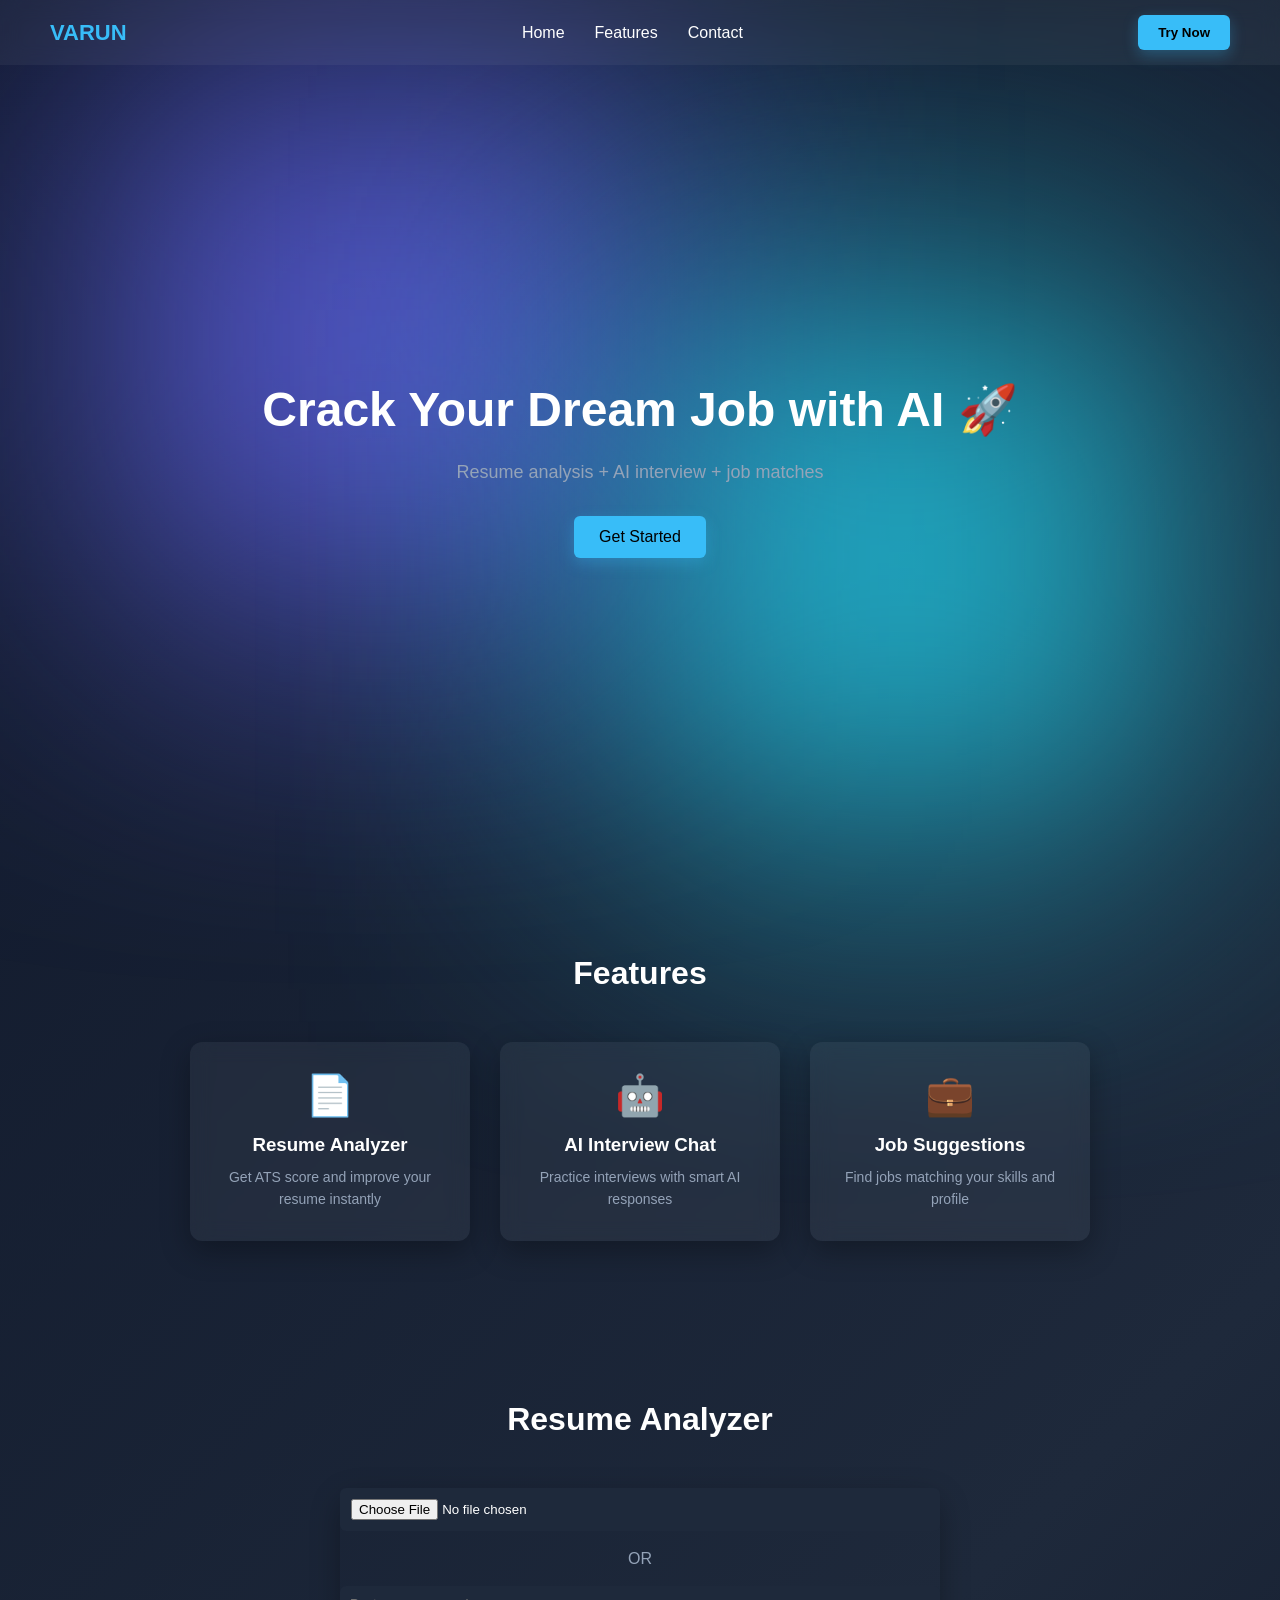
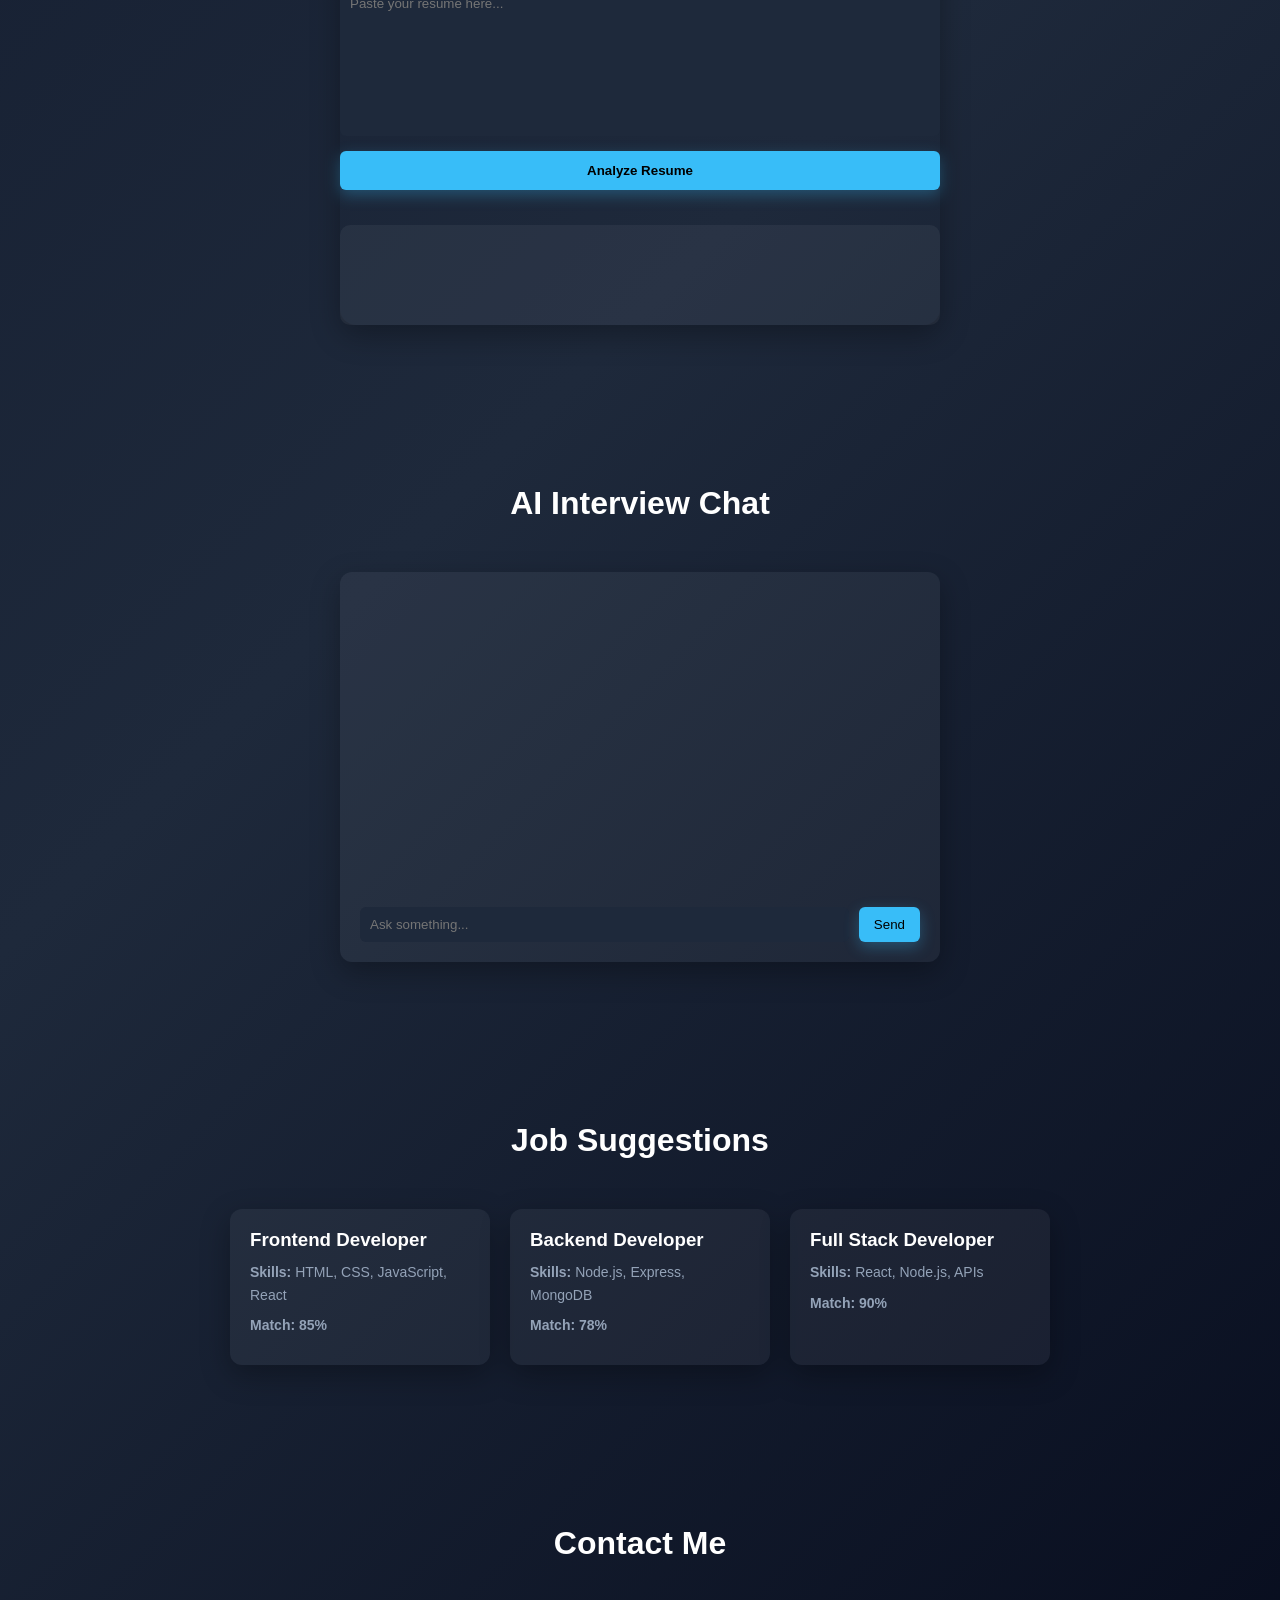
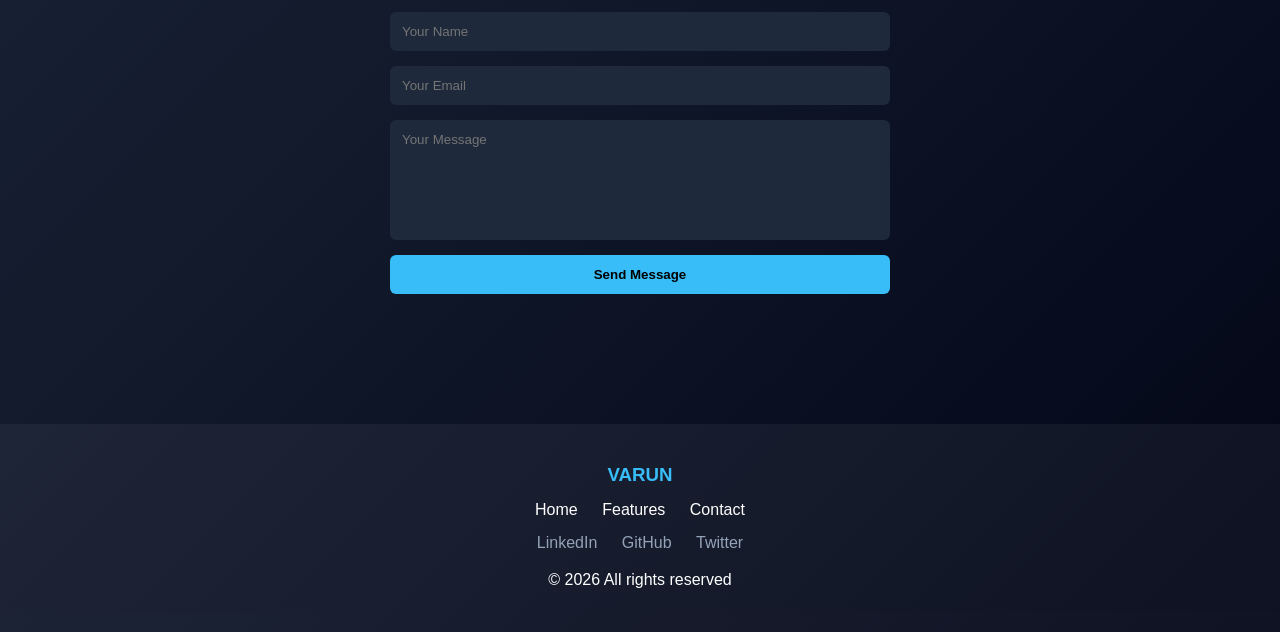
<file: index.html>
<!DOCTYPE html>
<html lang="en">

<head>
    <meta charset="UTF-8">
    <title>AI Job Prep Platform</title>

    <link rel="stylesheet" href="style.css">
</head>

<body>

    <!-- 🔥 NAVBAR -->
    <nav class="navbar">
        <div class="logo">VARUN</div>

        <ul class="nav-links">
            <li><a href="#">Home</a></li>
            <li><a href="#features">Features</a></li>
            <li><a href="#contact">Contact</a></li>
        </ul>

        <button class="cta-btn" onclick="scrollToMain()">Try Now</button>
    </nav>

    <!-- 🔥 HERO SECTION -->
    <section class="hero" id="hero">
        <div class="hero-content">
            <h1>Crack Your Dream Job with AI 🚀</h1>
            <p>Resume analysis + AI interview + job matches</p>
            <button class="hero-btn" onclick="scrollToMain()">Get Started</button>
        </div>
    </section>

    <!-- 🔥 FEATURES SECTION -->
    <section class="features" id="features">

        <h2 class="section-title">Features</h2>

        <div class="feature-container">

            <div class="card">
                <div class="icon">📄</div>
                <h3>Resume Analyzer</h3>
                <p>Get ATS score and improve your resume instantly</p>
            </div>

            <div class="card">
                <div class="icon">🤖</div>
                <h3>AI Interview Chat</h3>
                <p>Practice interviews with smart AI responses</p>
            </div>

            <div class="card">
                <div class="icon">💼</div>
                <h3>Job Suggestions</h3>
                <p>Find jobs matching your skills and profile</p>
            </div>

        </div>

    </section>

    <!-- 🔥 RESUME SECTION -->
    <section class="resume-section" id="resume">

        <h2 class="section-title">Resume Analyzer</h2>

        <div class="resume-box">

            <!-- Upload OR Text -->
            <input type="file" id="resumeFile" />
            <p class="or-text">OR</p>
            <textarea id="resumeText" placeholder="Paste your resume here..."></textarea>

            <button class="analyze-btn" onclick="analyzeResume()">Analyze Resume</button>

            <!-- Result Box -->
            <div id="resultBox" class="result-box">
                <!-- Results will appear here -->
            </div>

        </div>

    </section>


    <!-- 🔥 CHATBOT SECTION -->
    <section class="chat-section">

        <h2 class="section-title">AI Interview Chat</h2>

        <div class="chat-container">

            <!-- Messages -->
            <div id="chatBox" class="chat-box"></div>

            <!-- Input -->
            <div class="chat-input">
                <input type="text" id="userInput" placeholder="Ask something..." />
                <button onclick="sendMessage()">Send</button>
            </div>

        </div>

    </section>

    <!-- 🔥 JOB SECTION -->
    <section class="job-section">

        <h2 class="section-title">Job Suggestions</h2>

        <div id="jobContainer" class="job-container">
            <!-- Job cards will come here -->
        </div>
    </section>

    <!-- 🔥 CONTACT SECTION -->
    <section class="contact-section" id="contact">

        <h2 class="section-title">Contact Me</h2>

        <div class="contact-container">

            <input type="text" placeholder="Your Name" id="name" />
            <input type="email" placeholder="Your Email" id="email" />
            <textarea placeholder="Your Message" id="message"></textarea>

            <button onclick="sendMessageForm()">Send Message</button>

        </div>

    </section>

    <!-- 🔥 FOOTER -->
    <footer class="footer">

        <h3>VARUN</h3>

        <div class="footer-links">
            <a href="#">Home</a>
            <a href="#features">Features</a>
            <a href="#Contact">Contact</a>
        </div>

        <div class="socials">
            <a href="#">LinkedIn</a>
            <a href="#">GitHub</a>
            <a href="#">Twitter</a>
        </div>

        <p class="copyright">© 2026 All rights reserved</p>

    </footer>

    <script src="script1.js"></script>
</body>

</html>
</file>
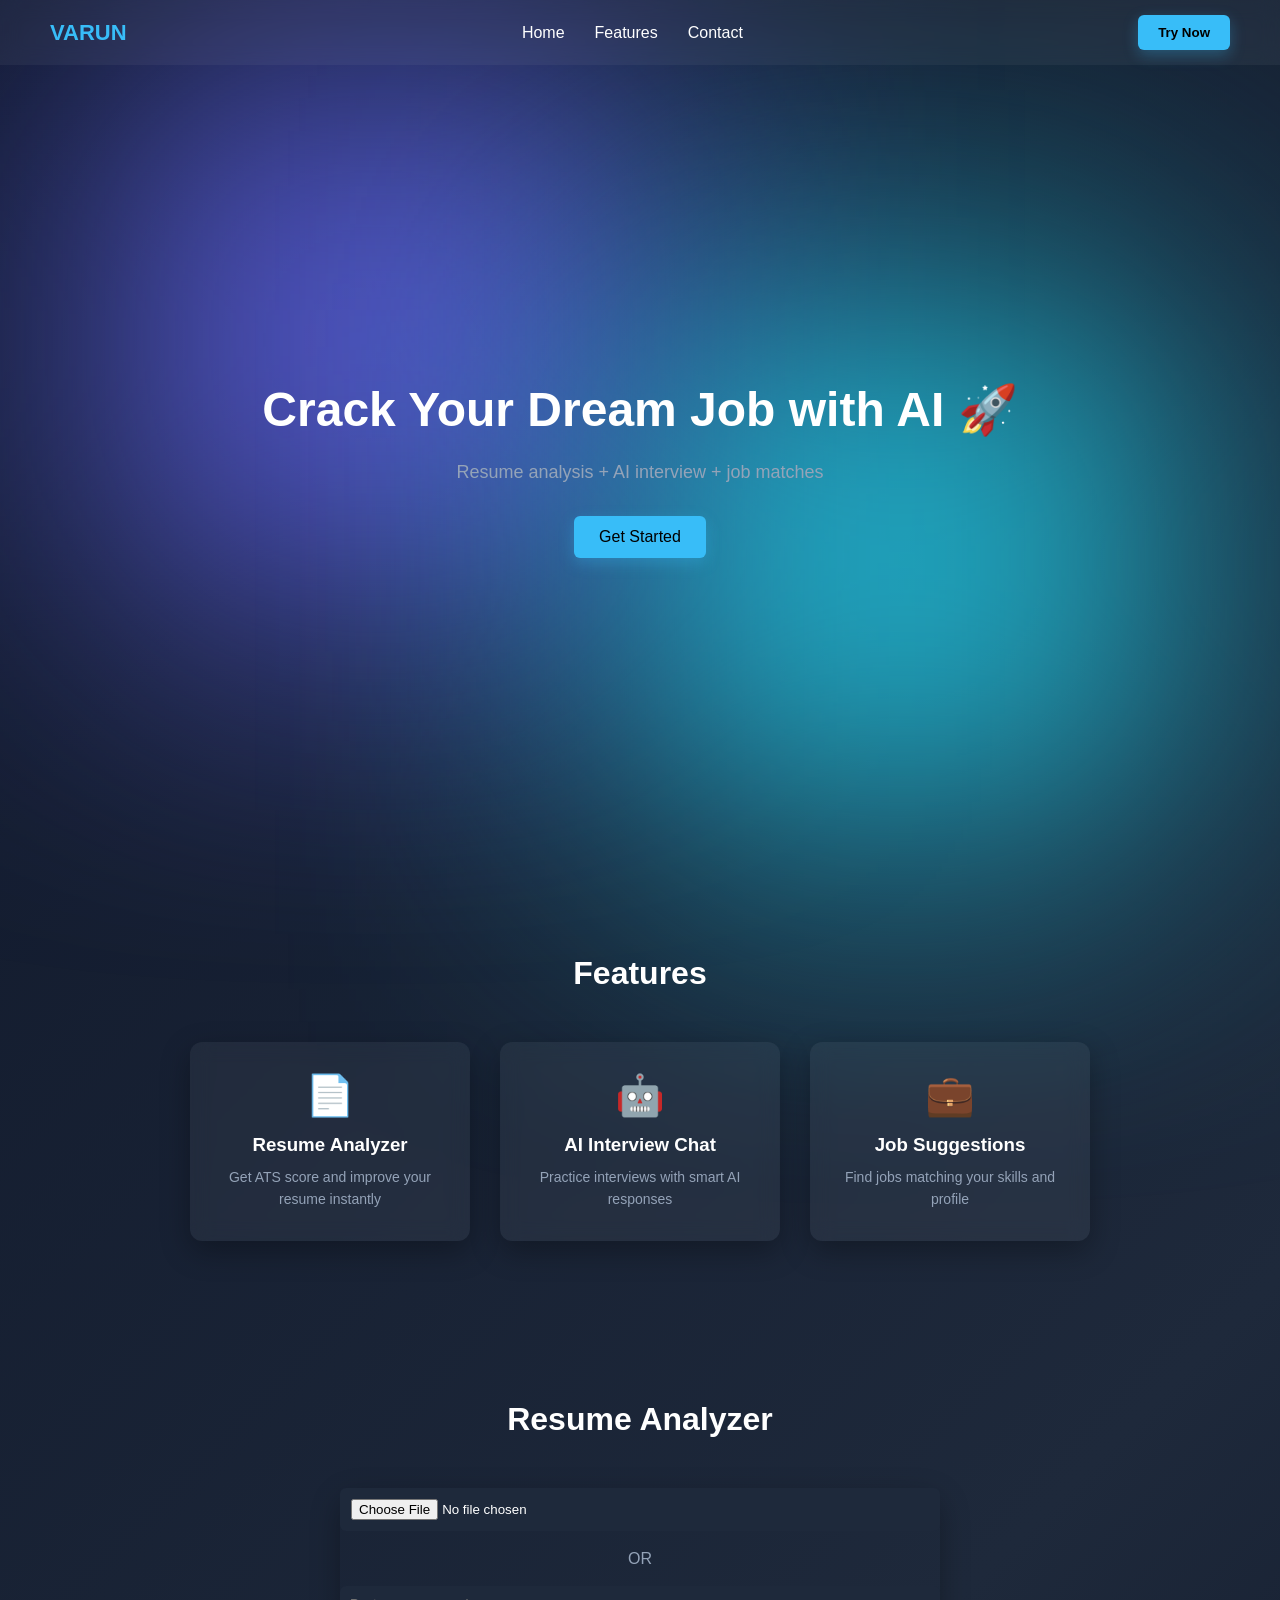
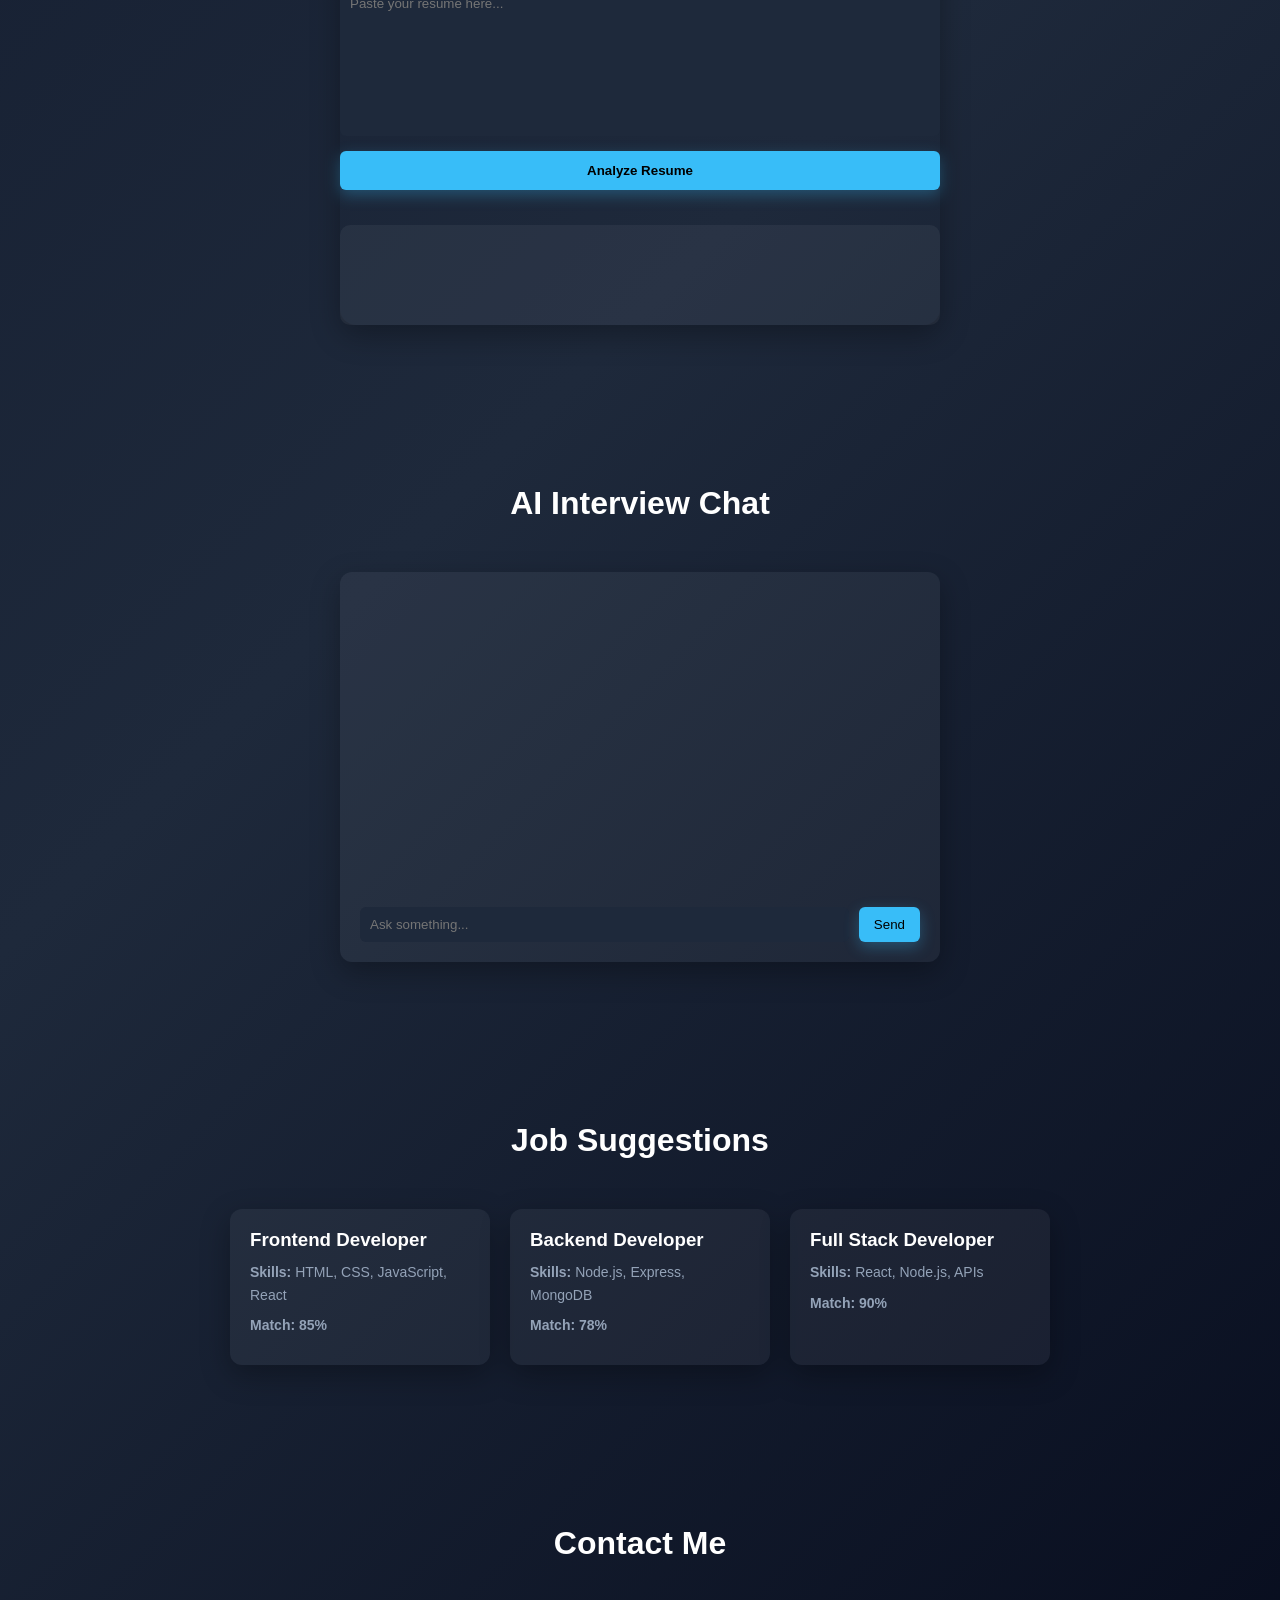
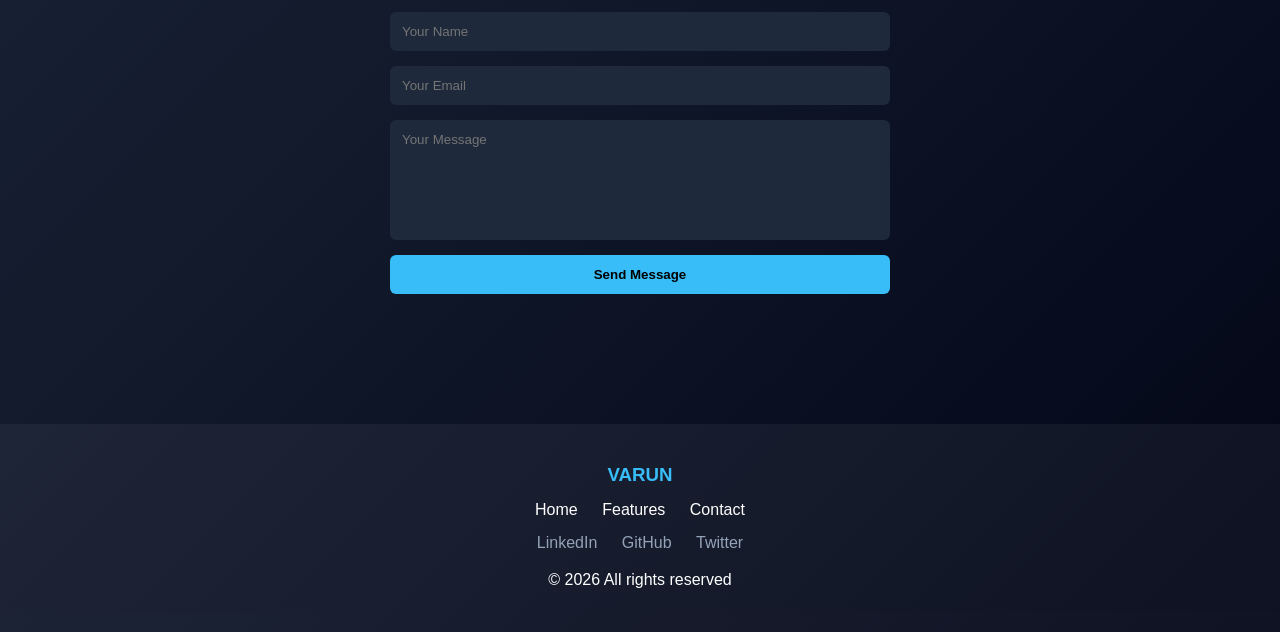
<file: index1.html>
<!DOCTYPE html>
<html lang="en">

<head>
    <meta charset="UTF-8">
    <title>AI Job Prep Platform</title>

    <link rel="stylesheet" href="style1.css">
</head>

<body>

    <!-- 🔥 NAVBAR -->
    <nav class="navbar">
        <div class="logo">VARUN</div>

        <ul class="nav-links">
            <li><a href="#">Home</a></li>
            <li><a href="#">Features</a></li>
            <li><a href="#">Contact</a></li>
        </ul>

        <button class="cta-btn" onclick="scrollToMain()">Try Now</button>
    </nav>

    <!-- 🔥 HERO SECTION -->
    <section class="hero">
        <div class="hero-content">
            <h1>Crack Your Dream Job with AI 🚀</h1>
            <p>Resume analysis + AI interview + job matches</p>
            <button class="hero-btn" onclick="scrollToMain()">Get Started</button>
        </div>
    </section>

    <!-- 🔥 FEATURES SECTION -->
    <section class="features">

        <h2 class="section-title">Features</h2>

        <div class="feature-container">

            <div class="card">
                <div class="icon">📄</div>
                <h3>Resume Analyzer</h3>
                <p>Get ATS score and improve your resume instantly</p>
            </div>

            <div class="card">
                <div class="icon">🤖</div>
                <h3>AI Interview Chat</h3>
                <p>Practice interviews with smart AI responses</p>
            </div>

            <div class="card">
                <div class="icon">💼</div>
                <h3>Job Suggestions</h3>
                <p>Find jobs matching your skills and profile</p>
            </div>

        </div>

    </section>

    <!-- 🔥 RESUME SECTION -->
    <section class="resume-section" id="resume">

        <h2 class="section-title">Resume Analyzer</h2>

        <div class="resume-box">

            <!-- Upload OR Text -->
            <input type="file" id="resumeFile" />
            <p class="or-text">OR</p>
            <textarea id="resumeText" placeholder="Paste your resume here..."></textarea>

            <button class="analyze-btn" onclick="analyzeResume()">Analyze Resume</button>

            <!-- Result Box -->
            <div id="resultBox" class="result-box">
                <!-- Results will appear here -->
            </div>

        </div>

    </section>


    <!-- 🔥 CHATBOT SECTION -->
    <section class="chat-section">

        <h2 class="section-title">AI Interview Chat</h2>

        <div class="chat-container">

            <!-- Messages -->
            <div id="chatBox" class="chat-box"></div>

            <!-- Input -->
            <div class="chat-input">
                <input type="text" id="userInput" placeholder="Ask something..." />
                <button onclick="sendMessage()">Send</button>
            </div>

        </div>

    </section>

    <!-- 🔥 JOB SECTION -->
    <section class="job-section">

        <h2 class="section-title">Job Suggestions</h2>

        <div id="jobContainer" class="job-container">
            <!-- Job cards will come here -->
        </div>
    </section>

    <!-- 🔥 CONTACT SECTION -->
    <section class="contact-section" id="contact">

        <h2 class="section-title">Contact Me</h2>

        <div class="contact-container">

            <input type="text" placeholder="Your Name" id="name" />
            <input type="email" placeholder="Your Email" id="email" />
            <textarea placeholder="Your Message" id="message"></textarea>

            <button onclick="sendMessageForm()">Send Message</button>

        </div>

    </section>

    <!-- 🔥 FOOTER -->
    <footer class="footer">

        <h3>VARUN</h3>

        <div class="footer-links">
            <a href="#">Home</a>
            <a href="#">Features</a>
            <a href="#">Contact</a>
        </div>

        <div class="socials">
            <a href="#">LinkedIn</a>
            <a href="#">GitHub</a>
            <a href="#">Twitter</a>
        </div>

        <p class="copyright">© 2026 All rights reserved</p>

    </footer>

    <script src="script1.js"></script>
</body>

</html>
</file>
<file: style.css>
* {
    margin: 0;
    padding: 0;
    box-sizing: border-box;
    font-family: Arial, sans-serif;
}

body {
  min-height: 100vh;
  color: white;
  background: linear-gradient(135deg, #0f172a, #1e293b, #020617);
  overflow-x: hidden;
}

/* Glow effect */
body::before {
  content: "";
  position: fixed;
  width: 500px;
  height: 500px;
  background: #6366f1;
  filter: blur(150px);
  top: 10%;
  left: 10%;
  z-index: -1;
}

body::after {
  content: "";
  position: fixed;
  width: 500px;
  height: 500px;
  background: #22d3ee;
  filter: blur(150px);
  bottom: 10%;
  right: 10%;
  z-index: -1;
}

.cursor-glow {
  position: fixed;
  width: 300px;
  height: 300px;
  background: radial-gradient(circle, rgba(99,102,241,0.4), transparent 60%);
  pointer-events: none;
  border-radius: 50%;
  transform: translate(-50%, -50%);
  z-index: -1;
}

/* ORBS (floating gradient blobs) */
.orb {
  position: fixed;
  width: 400px;
  height: 400px;
  border-radius: 50%;
  filter: blur(120px);
  z-index: -1;
  animation: float 10s infinite alternate ease-in-out;
}

.orb1 {
  background: #6366f1;
  top: 10%;
  left: 10%;
}

.orb2 {
  background: #22d3ee;
  bottom: 10%;
  right: 10%;
}

@keyframes float {
  0% { transform: translateY(0px); }
  100% { transform: translateY(40px); }
}


/* 🔥 THEME COLORS */
:root {
    --primary: #38bdf8;
    --bg-dark: #0f172a;
    --card-bg: rgba(255, 255, 255, 0.05);
    --text-light: #94a3b8;
}

/* Smooth scrolling */
html {
    scroll-behavior: smooth;
}

/* Better spacing */
section {
    padding: 80px 20px;
}

/* Card enhancement */
.card,
.job-card,
.resume-box,
.chat-container {
    box-shadow: 0 10px 30px rgba(0, 0, 0, 0.3);
    border-radius: 16px;
}

/* Hover smooth */
.card,
.job-card,
.cta-btn,
.hero-btn {
    transition: all 0.3s ease;
}

/* Glow effect on hover */
.card:hover,
.job-card:hover {
    box-shadow: 0 15px 40px rgba(56, 189, 248, 0.2);
}

/* Buttons better feel */
.cta-btn,
.hero-btn,
.analyze-btn,
.chat-input button {
    box-shadow: 0 5px 15px rgba(56, 189, 248, 0.3);
}

.cta-btn:hover,
.hero-btn:hover,
.analyze-btn:hover {
    transform: translateY(-2px) scale(1.03);
}

/* Inputs polish */
input,
textarea {
    border: 1px solid transparent;
    transition: 0.3s;
}

input:focus,
textarea:focus {
    border: 1px solid var(--primary);
}

/* Section title upgrade */
.section-title {
    font-size: 34px;
    font-weight: bold;
    margin-bottom: 40px;
}

/* Better paragraph readability */
p {
    line-height: 1.6;
}

/* 🔥 NAVBAR */
.navbar {
    display: flex;
    justify-content: space-between;
    align-items: center;
    padding: 15px 50px;
    background: rgba(255, 255, 255, 0.05);
    backdrop-filter: blur(10px);
    position: sticky;
    top: 0;
}

.logo {
    font-size: 22px;
    font-weight: bold;
    color: #38bdf8;
}

.nav-links {
    list-style: none;
    display: flex;
    gap: 30px;
}

.nav-links a {
    text-decoration: none;
    color: white;
    transition: 0.3s;
}

.nav-links a:hover {
    color: #38bdf8;
}

.cta-btn {
    padding: 10px 20px;
    border: none;
    background: #38bdf8;
    color: black;
    border-radius: 6px;
    cursor: pointer;
    font-weight: bold;
    transition: 0.3s;
}

.cta-btn:hover {
    background: #0ea5e9;
}

/* 🔥 HERO SECTION */
.hero {
    height: 90vh;
    display: flex;
    justify-content: center;
    align-items: center;
    text-align: center;
    padding: 0 20px;
}

.hero {
  animation: fadeIn 1s ease-in;
}

@keyframes fadeIn {
  from {
    opacity: 0;
    transform: translateY(20px);
  }
  to {
    opacity: 1;
    transform: translateY(0);
  }
}

.hero-content h1 {
    font-size: 48px;
    margin-bottom: 20px;
    
}

.hero-content p {
    font-size: 18px;
    color: #94a3b8;
    margin-bottom: 30px;
}

.hero-btn {
    padding: 12px 25px;
    border: none;
    background: #38bdf8;
    color: black;
    font-size: 16px;
    border-radius: 6px;
    cursor: pointer;
    transition: 0.3s;
}

.hero-btn:hover {
    background: #0ea5e9;
    transform: scale(1.05);
}

/* 🔥 FEATURES SECTION */
.features {
    padding: 80px 50px;
    text-align: center;
}

.section-title {
    font-size: 32px;
    margin-bottom: 50px;
}

.feature-container {
    display: flex;
    justify-content: center;
    gap: 30px;
    flex-wrap: wrap;
}

.card {
    background: rgba(255, 255, 255, 0.05);
    padding: 30px;
    width: 280px;
    border-radius: 12px;
    transition: 0.3s;
    backdrop-filter: blur(10px);
}

.card:hover {
    transform: translateY(-10px);
    background: rgba(56, 189, 248, 0.1);
}

.icon {
    font-size: 40px;
    margin-bottom: 15px;
}

.card h3 {
    margin-bottom: 10px;
}

.card p {
    color: #94a3b8;
    font-size: 14px;
}

/* 🔥 RESUME SECTION */
.resume-section {
    padding: 80px 20px;
    text-align: center;
}

.resume-box {
    max-width: 600px;
    margin: auto;
    display: flex;
    flex-direction: column;
    gap: 15px;
}

input[type="file"] {
    padding: 10px;
    background: #1e293b;
    border-radius: 6px;
    color: white;
}

.or-text {
    color: #94a3b8;
}

textarea {
    height: 150px;
    padding: 10px;
    border-radius: 6px;
    border: none;
    outline: none;
    resize: none;
    background: #1e293b;
    color: white;
}

.analyze-btn {
    padding: 12px;
    border: none;
    background: #38bdf8;
    color: black;
    border-radius: 6px;
    cursor: pointer;
    font-weight: bold;
    transition: 0.3s;
}

.analyze-btn:hover {
    background: #0ea5e9;
}

/* Result Box */
.result-box {
    margin-top: 20px;
    padding: 20px;
    background: rgba(255, 255, 255, 0.05);
    border-radius: 10px;
    min-height: 100px;
}

/* 🔥 CHAT SECTION */
.chat-section {
    padding: 80px 20px;
    text-align: center;
}

.chat-container {
    max-width: 600px;
    margin: auto;
    background: rgba(255, 255, 255, 0.05);
    border-radius: 12px;
    padding: 20px;
}

/* Chat Box */
.chat-box {
    height: 300px;
    overflow-y: auto;
    margin-bottom: 15px;
    display: flex;
    flex-direction: column;
    gap: 10px;
}

/* Messages */
.message {
    padding: 10px;
    border-radius: 8px;
    max-width: 70%;
}

.user {
    background: #38bdf8;
    color: black;
    align-self: flex-end;
}

.bot {
    background: #1e293b;
    align-self: flex-start;
}

/* Input */
.chat-input {
    display: flex;
    gap: 10px;
}

.chat-input input {
    flex: 1;
    padding: 10px;
    border-radius: 6px;
    border: none;
    outline: none;
    background: #1e293b;
    color: white;
}

.chat-input button {
    padding: 10px 15px;
    border: none;
    background: #38bdf8;
    color: black;
    border-radius: 6px;
    cursor: pointer;
}

/* 🔥 JOB SECTION */
.job-section {
    padding: 80px 20px;
    text-align: center;
}

.job-container {
    display: flex;
    justify-content: center;
    gap: 20px;
    flex-wrap: wrap;
}

/* Job Card */
.job-card {
    background: rgba(255, 255, 255, 0.05);
    padding: 20px;
    width: 260px;
    border-radius: 12px;
    text-align: left;
    transition: 0.3s;
}

.job-card:hover {
    transform: translateY(-8px);
    background: rgba(56, 189, 248, 0.1);
}

.job-card h3 {
    margin-bottom: 10px;
}

.job-card p {
    font-size: 14px;
    color: #94a3b8;
    margin-bottom: 8px;
}

.match {
    font-weight: bold;
    color: #38bdf8;
}

/* 🔥 CONTACT SECTION */
.contact-section {
  padding: 80px 20px;
  text-align: center;
}

.contact-container {
  max-width: 500px;
  margin: auto;
  display: flex;
  flex-direction: column;
  gap: 15px;
}

.contact-container input,
.contact-container textarea {
  padding: 12px;
  border-radius: 6px;
  border: none;
  outline: none;
  background: #1e293b;
  color: white;
}

.contact-container textarea {
  height: 120px;
  resize: none;
}

.contact-container button {
  padding: 12px;
  border: none;
  background: #38bdf8;
  color: black;
  border-radius: 6px;
  cursor: pointer;
  font-weight: bold;
  transition: 0.3s;
}

.contact-container button:hover {
  background: #0ea5e9;
}

/* 🔥 FOOTER */
.footer {
    padding: 40px 20px;
    text-align: center;
    background: rgba(255, 255, 255, 0.05);
    margin-top: 50px;
}

.footer h3 {
    margin-bottom: 15px;
    color: #38bdf8;
}

/* Links */
.footer-links {
    margin-bottom: 15px;
}

.footer-links a {
    margin: 0 10px;
    text-decoration: none;
    color: white;
    transition: 0.3s;
}

.footer-links a:hover {
    color: #38bdf8;
}

/* Socials */
.socials {
    margin-bottom: 15px;
}

.socials a {
    margin: 0 10px;
    text-decoration: none;
    color: #94a3b8;
}

/* =========================
   RESPONSIVE DESIGN
========================= */

/* TABLETS */
@media (max-width: 992px) {

  .navbar {
    padding: 15px 25px;
  }

  .nav-links {
    gap: 20px;
  }

  .hero-content h1 {
    font-size: 40px;
  }

  .features {
    padding: 60px 20px;
  }

  .feature-container,
  .job-container {
    gap: 20px;
  }

  .card,
  .job-card {
    width: 100%;
    max-width: 320px;
  }
}


/* MOBILE */
@media (max-width: 768px) {

  /* NAVBAR */
  .navbar {
    flex-direction: column;
    gap: 15px;
    padding: 15px;
    text-align: center;
  }

  .nav-links {
    flex-wrap: wrap;
    justify-content: center;
    gap: 15px;
  }

  .cta-btn {
    width: 100%;
    max-width: 250px;
  }

  /* HERO */
  .hero {
    height: auto;
    min-height: 80vh;
    padding: 100px 20px 60px;
  }

  .hero-content h1 {
    font-size: 34px;
    line-height: 1.2;
  }

  .hero-content p {
    font-size: 16px;
  }

  .hero-btn {
    width: 100%;
    max-width: 280px;
  }

  /* FEATURES */
  .features {
    padding: 50px 15px;
  }

  .section-title {
    font-size: 28px;
  }

  .feature-container {
    flex-direction: column;
    align-items: center;
  }

  .card {
    width: 100%;
    max-width: 350px;
  }

  /* RESUME */
  .resume-box {
    width: 100%;
  }

  textarea {
    height: 140px;
  }

  .analyze-btn {
    width: 100%;
  }

  /* CHAT */
  .chat-container {
    width: 100%;
  }

  .chat-box {
    height: 250px;
  }

  .chat-input {
    flex-direction: column;
  }

  .chat-input button {
    width: 100%;
  }

  .message {
    max-width: 90%;
  }

  /* JOBS */
  .job-container {
    flex-direction: column;
    align-items: center;
  }

  .job-card {
    width: 100%;
    max-width: 350px;
  }

  /* CONTACT */
  .contact-container {
    width: 100%;
  }

  .contact-container button {
    width: 100%;
  }

  /* FOOTER */
  .footer-links {
    display: flex;
    flex-wrap: wrap;
    justify-content: center;
    gap: 10px;
  }

  .socials {
    display: flex;
    flex-wrap: wrap;
    justify-content: center;
    gap: 10px;
  }

  /* GLOW EFFECTS */
  body::before,
  body::after {
    width: 250px;
    height: 250px;
    filter: blur(100px);
  }

  .orb {
    width: 220px;
    height: 220px;
    filter: blur(80px);
  }

  .cursor-glow {
    width: 150px;
    height: 150px;
  }
}


/* SMALL PHONES */
@media (max-width: 480px) {

  .logo {
    font-size: 18px;
  }

  .nav-links a {
    font-size: 14px;
  }

  .hero-content h1 {
    font-size: 28px;
  }

  .hero-content p {
    font-size: 14px;
  }

  .section-title {
    font-size: 24px;
  }

  .card,
  .job-card {
    padding: 20px;
  }

  .icon {
    font-size: 32px;
  }

  .chat-box {
    height: 220px;
  }

  .footer {
    padding: 30px 15px;
  }

  .footer h3 {
    font-size: 18px;
  }

  p {
    font-size: 14px;
  }
}


/* EXTRA SAFETY */
img,
video,
canvas,
iframe {
  max-width: 100%;
  height: auto;
}

input,
textarea,
button {
  max-width: 100%;
}

body {
  overflow-x: hidden;
}
</file>
<file: style1.css>
* {
    margin: 0;
    padding: 0;
    box-sizing: border-box;
    font-family: Arial, sans-serif;
}

body {
  min-height: 100vh;
  color: white;
  background: linear-gradient(135deg, #0f172a, #1e293b, #020617);
  overflow-x: hidden;
}

/* Glow effect */
body::before {
  content: "";
  position: fixed;
  width: 500px;
  height: 500px;
  background: #6366f1;
  filter: blur(150px);
  top: 10%;
  left: 10%;
  z-index: -1;
}

body::after {
  content: "";
  position: fixed;
  width: 500px;
  height: 500px;
  background: #22d3ee;
  filter: blur(150px);
  bottom: 10%;
  right: 10%;
  z-index: -1;
}

.cursor-glow {
  position: fixed;
  width: 300px;
  height: 300px;
  background: radial-gradient(circle, rgba(99,102,241,0.4), transparent 60%);
  pointer-events: none;
  border-radius: 50%;
  transform: translate(-50%, -50%);
  z-index: -1;
}

/* ORBS (floating gradient blobs) */
.orb {
  position: fixed;
  width: 400px;
  height: 400px;
  border-radius: 50%;
  filter: blur(120px);
  z-index: -1;
  animation: float 10s infinite alternate ease-in-out;
}

.orb1 {
  background: #6366f1;
  top: 10%;
  left: 10%;
}

.orb2 {
  background: #22d3ee;
  bottom: 10%;
  right: 10%;
}

@keyframes float {
  0% { transform: translateY(0px); }
  100% { transform: translateY(40px); }
}


/* 🔥 THEME COLORS */
:root {
    --primary: #38bdf8;
    --bg-dark: #0f172a;
    --card-bg: rgba(255, 255, 255, 0.05);
    --text-light: #94a3b8;
}

/* Smooth scrolling */
html {
    scroll-behavior: smooth;
}

/* Better spacing */
section {
    padding: 80px 20px;
}

/* Card enhancement */
.card,
.job-card,
.resume-box,
.chat-container {
    box-shadow: 0 10px 30px rgba(0, 0, 0, 0.3);
    border-radius: 16px;
}

/* Hover smooth */
.card,
.job-card,
.cta-btn,
.hero-btn {
    transition: all 0.3s ease;
}

/* Glow effect on hover */
.card:hover,
.job-card:hover {
    box-shadow: 0 15px 40px rgba(56, 189, 248, 0.2);
}

/* Buttons better feel */
.cta-btn,
.hero-btn,
.analyze-btn,
.chat-input button {
    box-shadow: 0 5px 15px rgba(56, 189, 248, 0.3);
}

.cta-btn:hover,
.hero-btn:hover,
.analyze-btn:hover {
    transform: translateY(-2px) scale(1.03);
}

/* Inputs polish */
input,
textarea {
    border: 1px solid transparent;
    transition: 0.3s;
}

input:focus,
textarea:focus {
    border: 1px solid var(--primary);
}

/* Section title upgrade */
.section-title {
    font-size: 34px;
    font-weight: bold;
    margin-bottom: 40px;
}

/* Better paragraph readability */
p {
    line-height: 1.6;
}

/* 🔥 NAVBAR */
.navbar {
    display: flex;
    justify-content: space-between;
    align-items: center;
    padding: 15px 50px;
    background: rgba(255, 255, 255, 0.05);
    backdrop-filter: blur(10px);
    position: sticky;
    top: 0;
}

.logo {
    font-size: 22px;
    font-weight: bold;
    color: #38bdf8;
}

.nav-links {
    list-style: none;
    display: flex;
    gap: 30px;
}

.nav-links a {
    text-decoration: none;
    color: white;
    transition: 0.3s;
}

.nav-links a:hover {
    color: #38bdf8;
}

.cta-btn {
    padding: 10px 20px;
    border: none;
    background: #38bdf8;
    color: black;
    border-radius: 6px;
    cursor: pointer;
    font-weight: bold;
    transition: 0.3s;
}

.cta-btn:hover {
    background: #0ea5e9;
}

/* 🔥 HERO SECTION */
.hero {
    height: 90vh;
    display: flex;
    justify-content: center;
    align-items: center;
    text-align: center;
    padding: 0 20px;
}

.hero {
  animation: fadeIn 1s ease-in;
}

@keyframes fadeIn {
  from {
    opacity: 0;
    transform: translateY(20px);
  }
  to {
    opacity: 1;
    transform: translateY(0);
  }
}

.hero-content h1 {
    font-size: 48px;
    margin-bottom: 20px;
    
}

.hero-content p {
    font-size: 18px;
    color: #94a3b8;
    margin-bottom: 30px;
}

.hero-btn {
    padding: 12px 25px;
    border: none;
    background: #38bdf8;
    color: black;
    font-size: 16px;
    border-radius: 6px;
    cursor: pointer;
    transition: 0.3s;
}

.hero-btn:hover {
    background: #0ea5e9;
    transform: scale(1.05);
}

/* 🔥 FEATURES SECTION */
.features {
    padding: 80px 50px;
    text-align: center;
}

.section-title {
    font-size: 32px;
    margin-bottom: 50px;
}

.feature-container {
    display: flex;
    justify-content: center;
    gap: 30px;
    flex-wrap: wrap;
}

.card {
    background: rgba(255, 255, 255, 0.05);
    padding: 30px;
    width: 280px;
    border-radius: 12px;
    transition: 0.3s;
    backdrop-filter: blur(10px);
}

.card:hover {
    transform: translateY(-10px);
    background: rgba(56, 189, 248, 0.1);
}

.icon {
    font-size: 40px;
    margin-bottom: 15px;
}

.card h3 {
    margin-bottom: 10px;
}

.card p {
    color: #94a3b8;
    font-size: 14px;
}

/* 🔥 RESUME SECTION */
.resume-section {
    padding: 80px 20px;
    text-align: center;
}

.resume-box {
    max-width: 600px;
    margin: auto;
    display: flex;
    flex-direction: column;
    gap: 15px;
}

input[type="file"] {
    padding: 10px;
    background: #1e293b;
    border-radius: 6px;
    color: white;
}

.or-text {
    color: #94a3b8;
}

textarea {
    height: 150px;
    padding: 10px;
    border-radius: 6px;
    border: none;
    outline: none;
    resize: none;
    background: #1e293b;
    color: white;
}

.analyze-btn {
    padding: 12px;
    border: none;
    background: #38bdf8;
    color: black;
    border-radius: 6px;
    cursor: pointer;
    font-weight: bold;
    transition: 0.3s;
}

.analyze-btn:hover {
    background: #0ea5e9;
}

/* Result Box */
.result-box {
    margin-top: 20px;
    padding: 20px;
    background: rgba(255, 255, 255, 0.05);
    border-radius: 10px;
    min-height: 100px;
}

/* 🔥 CHAT SECTION */
.chat-section {
    padding: 80px 20px;
    text-align: center;
}

.chat-container {
    max-width: 600px;
    margin: auto;
    background: rgba(255, 255, 255, 0.05);
    border-radius: 12px;
    padding: 20px;
}

/* Chat Box */
.chat-box {
    height: 300px;
    overflow-y: auto;
    margin-bottom: 15px;
    display: flex;
    flex-direction: column;
    gap: 10px;
}

/* Messages */
.message {
    padding: 10px;
    border-radius: 8px;
    max-width: 70%;
}

.user {
    background: #38bdf8;
    color: black;
    align-self: flex-end;
}

.bot {
    background: #1e293b;
    align-self: flex-start;
}

/* Input */
.chat-input {
    display: flex;
    gap: 10px;
}

.chat-input input {
    flex: 1;
    padding: 10px;
    border-radius: 6px;
    border: none;
    outline: none;
    background: #1e293b;
    color: white;
}

.chat-input button {
    padding: 10px 15px;
    border: none;
    background: #38bdf8;
    color: black;
    border-radius: 6px;
    cursor: pointer;
}

/* 🔥 JOB SECTION */
.job-section {
    padding: 80px 20px;
    text-align: center;
}

.job-container {
    display: flex;
    justify-content: center;
    gap: 20px;
    flex-wrap: wrap;
}

/* Job Card */
.job-card {
    background: rgba(255, 255, 255, 0.05);
    padding: 20px;
    width: 260px;
    border-radius: 12px;
    text-align: left;
    transition: 0.3s;
}

.job-card:hover {
    transform: translateY(-8px);
    background: rgba(56, 189, 248, 0.1);
}

.job-card h3 {
    margin-bottom: 10px;
}

.job-card p {
    font-size: 14px;
    color: #94a3b8;
    margin-bottom: 8px;
}

.match {
    font-weight: bold;
    color: #38bdf8;
}

/* 🔥 CONTACT SECTION */
.contact-section {
  padding: 80px 20px;
  text-align: center;
}

.contact-container {
  max-width: 500px;
  margin: auto;
  display: flex;
  flex-direction: column;
  gap: 15px;
}

.contact-container input,
.contact-container textarea {
  padding: 12px;
  border-radius: 6px;
  border: none;
  outline: none;
  background: #1e293b;
  color: white;
}

.contact-container textarea {
  height: 120px;
  resize: none;
}

.contact-container button {
  padding: 12px;
  border: none;
  background: #38bdf8;
  color: black;
  border-radius: 6px;
  cursor: pointer;
  font-weight: bold;
  transition: 0.3s;
}

.contact-container button:hover {
  background: #0ea5e9;
}

/* 🔥 FOOTER */
.footer {
    padding: 40px 20px;
    text-align: center;
    background: rgba(255, 255, 255, 0.05);
    margin-top: 50px;
}

.footer h3 {
    margin-bottom: 15px;
    color: #38bdf8;
}

/* Links */
.footer-links {
    margin-bottom: 15px;
}

.footer-links a {
    margin: 0 10px;
    text-decoration: none;
    color: white;
    transition: 0.3s;
}

.footer-links a:hover {
    color: #38bdf8;
}

/* Socials */
.socials {
    margin-bottom: 15px;
}

.socials a {
    margin: 0 10px;
    text-decoration: none;
    color: #94a3b8;
}
</file>
